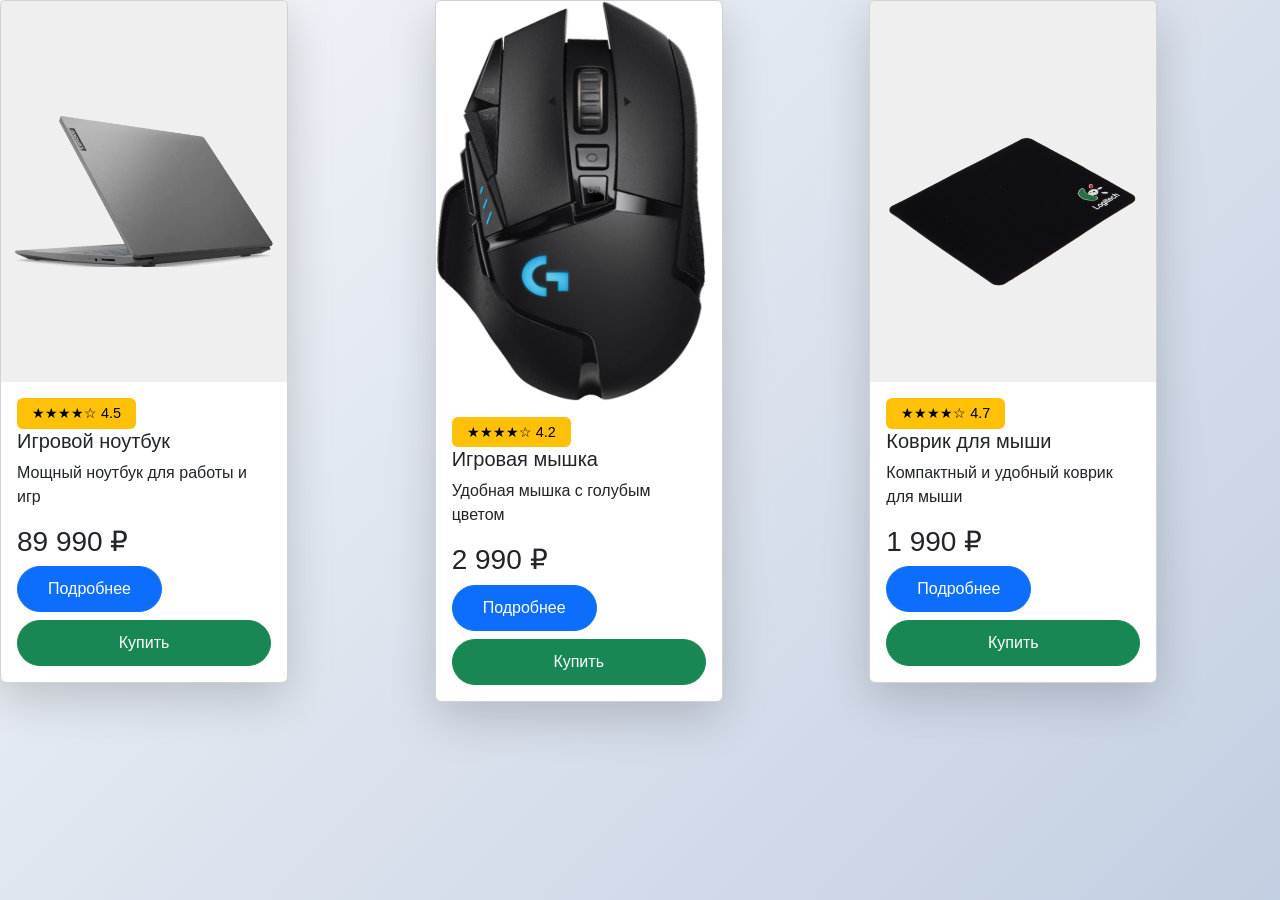
<file: experiment.html>
<!DOCTYPE html>
<html lang="ru">
<head>
    <meta charset="UTF-8">
    <meta name="viewport" content="width=device-width, initial-scale=1.0">
    <title>Экспреримент с Bootstrap</title>
    <!-- Bootstrap CSS-->
    <link href="https://cdn.jsdelivr.net/npm/bootstrap@5.3.8/dist/css/bootstrap.min.css" 
    rel="stylesheet" 
    integrity="sha384-sRIl4kxILFvY47J16cr9ZwB07vP4J8+LH7qKQnuqkuIAvNWLzeN8tE5YBujZqJLB" 
    crossorigin="anonymous">
    <link rel="stylesheet" href="custom.css" />
</head>
<body>
    <div>
        <div class="row justify-content-center">
            <div class = "col-md-6 col-lg-4">
                <div class="card shadow-lg" style="width: 18rem;">
                <img src="img/nout.jpg" class="card-img-top" alt="...">
                <div class="card-body">
                    <span class="badge text-bg-warning">★★★★☆ 4.5</span>
                    <h5 class="card-title">Игровой ноутбук</h5>
                    <p class="card-text">Мощный ноутбук для работы и игр</p>
                    <h3>89 990 ₽<span class="badge text-bg-secondary"></span></h3>
                    <a href="#" class="btn btn-primary">Подробнее</a>
                    <button type="button" class="btn btn-success w-100 mt-2">Купить</button>
                </div>
                </div>
            </div>

            <div class = "col-md-6 col-lg-4">
                <div class="card shadow-lg" style="width: 18rem;">
                <img src="img/mouse.jpg" style="width: 270px; height: 400px;" class="card-img-top" alt="...">
                <div class="card-body">
                    <span class="badge text-bg-warning">★★★★☆ 4.2</span>
                    <h5 class="card-title">Игровая мышка</h5>
                    <p class="card-text">Удобная мышка с голубым цветом</p>
                    <h3>2 990 ₽<span class="badge text-bg-secondary"></span></h3>
                    <a href="#" class="btn btn-primary">Подробнее</a>
                    <button type="button" class="btn btn-success w-100 mt-2">Купить</button>
                </div>
                </div>
            </div>

            <div class = "col-md-6 col-lg-4">
                <div class="card shadow-lg" style="width: 18rem;">
                <img src="img/kovrik.jpg " class="card-img-top" alt="...">
                <div class="card-body">
                    <span class="badge text-bg-warning">★★★★☆ 4.7</span>
                    <h5 class="card-title">Коврик для мыши</h5>
                    <p class="card-text">Компактный и удобный коврик для мыши</p>
                    <h3>1 990 ₽<span class="badge text-bg-secondary"></span></h3>
                    <a href="#" class="btn btn-primary">Подробнее</a>
                    <button type="button" class="btn btn-success w-100 mt-2">Купить</button>
                </div>
                </div>
            </div>
        </div>
    </div>
    <script src="https://cdn.jsdelivr.net/npm/bootstrap@5.3.8/dist/js/bootstrap.bundle.min.js" 
    integrity="sha384-FKyoEForCGlyvwx9Hj09JcYn3nv7wiPVlz7YYwJrWVcXK/BmnVDxM+D2scQbITxI"
    crossorigin="anonymous"
    ></script> 
</body>
</html>
</file>
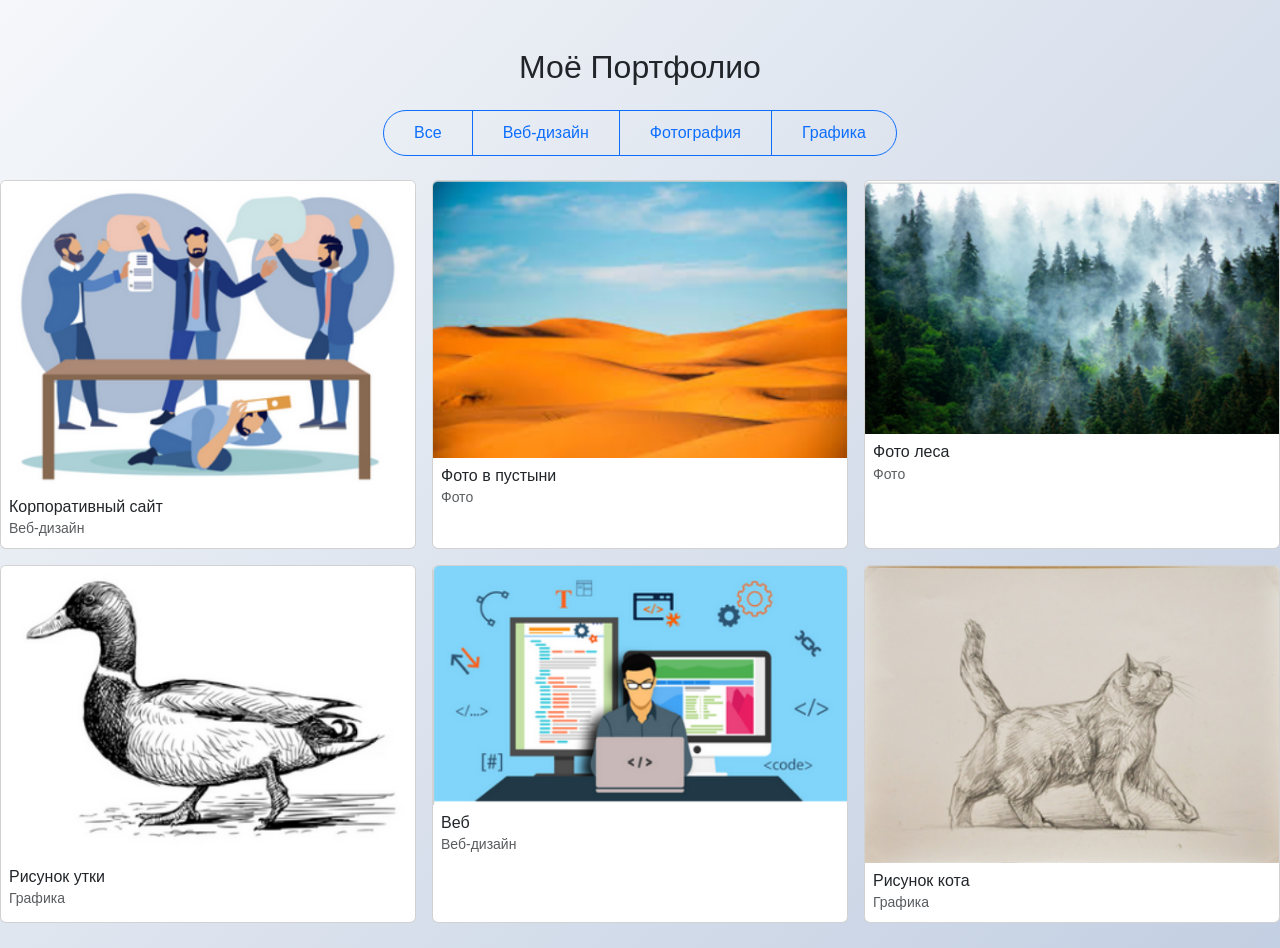
<file: gallery.html>
<!DOCTYPE html>
<html lang="ru">
<head>
    <meta charset="UTF-8">
    <meta name="viewport" content="width=device-width, initial-scale=1.0">
    <title>Экспреримент с Bootstrap</title>
    <!-- Bootstrap CSS-->
    <link href="https://cdn.jsdelivr.net/npm/bootstrap@5.3.8/dist/css/bootstrap.min.css" 
    rel="stylesheet" 
    integrity="sha384-sRIl4kxILFvY47J16cr9ZwB07vP4J8+LH7qKQnuqkuIAvNWLzeN8tE5YBujZqJLB" 
    crossorigin="anonymous">
    <link rel="stylesheet" href="custom.css" />
</head>
<body>
    <body>
        <div class="container mt-5">
            <h2 class="text-center mb-4">Моё Портфолио</h2>
            <div class="text-center mb-4">
                <div class="btn-group" role="group">
                    <button class="btn btn-outline-primary" onclick="filterGallery('all')">Все</button>
                    <button class="btn btn-outline-primary" onclick="filterGallery('web')">Веб-дизайн</button>
                    <button class="btn btn-outline-primary" onclick="filterGallery('photo')">Фотография</button>
                    <button class="btn btn-outline-primary" onclick="filterGallery('graphic')">Графика</button>
                </div>
            </div>
        </div>

        <div class="row g-3" id="gallery">
            <!-- Карточка 1 - Веб-дизайн -->
            <div class="col-6 col-md-4 gallery-item" data-category="web">
                <div class="card h-100">
                    <img src="img/1.png" class="card-img-top" alt="Веб-проект">
                    <div class="card-body p-2">
                        <h6 class="card-title mb-0">Корпоративный сайт</h6>
                        <small class="text-muted">Веб-дизайн</small>
                    </div>
                </div>
            </div>
            <!-- Карточка 2 - Фотография -->
            <div class="col-6 col-md-4 gallery-item" data-category="photo">
                <div class="card h-100">
                    <img src="img/2.png" class="card-img-top" alt="Фотография">
                    <div class="card-body p-2">
                        <h6 class="card-title mb-0">Фото в пустыни</h6>
                        <small class="text-muted">Фото</small>
                    </div>
                </div>
            </div>
            <!-- Карточка 3 - Фотография -->
            <div class="col-6 col-md-4 gallery-item" data-category="photo">
                <div class="card h-100">
                    <img src="img/3.png" class="card-img-top" alt="Фотография">
                    <div class="card-body p-2">
                        <h6 class="card-title mb-0">Фото леса</h6>
                        <small class="text-muted">Фото</small>
                    </div>
                </div>
            </div>
            <!-- Карточка 4 - Графика -->
            <div class="col-6 col-md-4 gallery-item" data-category="graphic">
                <div class="card h-100">
                    <img src="img/4.png" class="card-img-top" alt="Графика">
                    <div class="card-body p-2">
                        <h6 class="card-title mb-0">Рисунок утки</h6>
                        <small class="text-muted">Графика</small>
                    </div>
                </div>
            </div>
            <!-- Карточка 5 - Веб-дизайн -->
            <div class="col-6 col-md-4 gallery-item" data-category="web">
                <div class="card h-100">
                    <img src="img/5.png" class="card-img-top" alt="Веб-проект">
                    <div class="card-body p-2">
                        <h6 class="card-title mb-0">Веб</h6>
                        <small class="text-muted">Веб-дизайн</small>
                    </div>
                </div>
            </div>
            <!-- Карточка 6 - Графика -->
            <div class="col-6 col-md-4 gallery-item" data-category="graphic">
                <div class="card h-100">
                    <img src="img/6.png" class="card-img-top" alt="Графика">
                    <div class="card-body p-2">
                        <h6 class="card-title mb-0">Рисунок кота</h6>
                        <small class="text-muted">Графика</small>
                    </div>
                </div>
            </div>
        </div>      
    </body>
    <script>
        function filterGallery(category) {
            const items = document.querySelectorAll(".gallery-item");
            const buttons = document.querySelectorAll(".btn-group .btn")
            buttons.forEach((btn) => {
                btn.classList.remove("active")
            });
            event.target.classList.add("active")
            items.forEach((item) => {
                const itemCategory = item.dataset.category;
                if (category === "all" || category === itemCategory) {
                    item.style.display = "block";
                } else {
                    item.style.display = "none";
                }
            });
        }
        window.onload = function() {
            document.querySelector(".bin-group .btn").classList.add("active");
        };  
    </script>
</body>
</html>
</file>
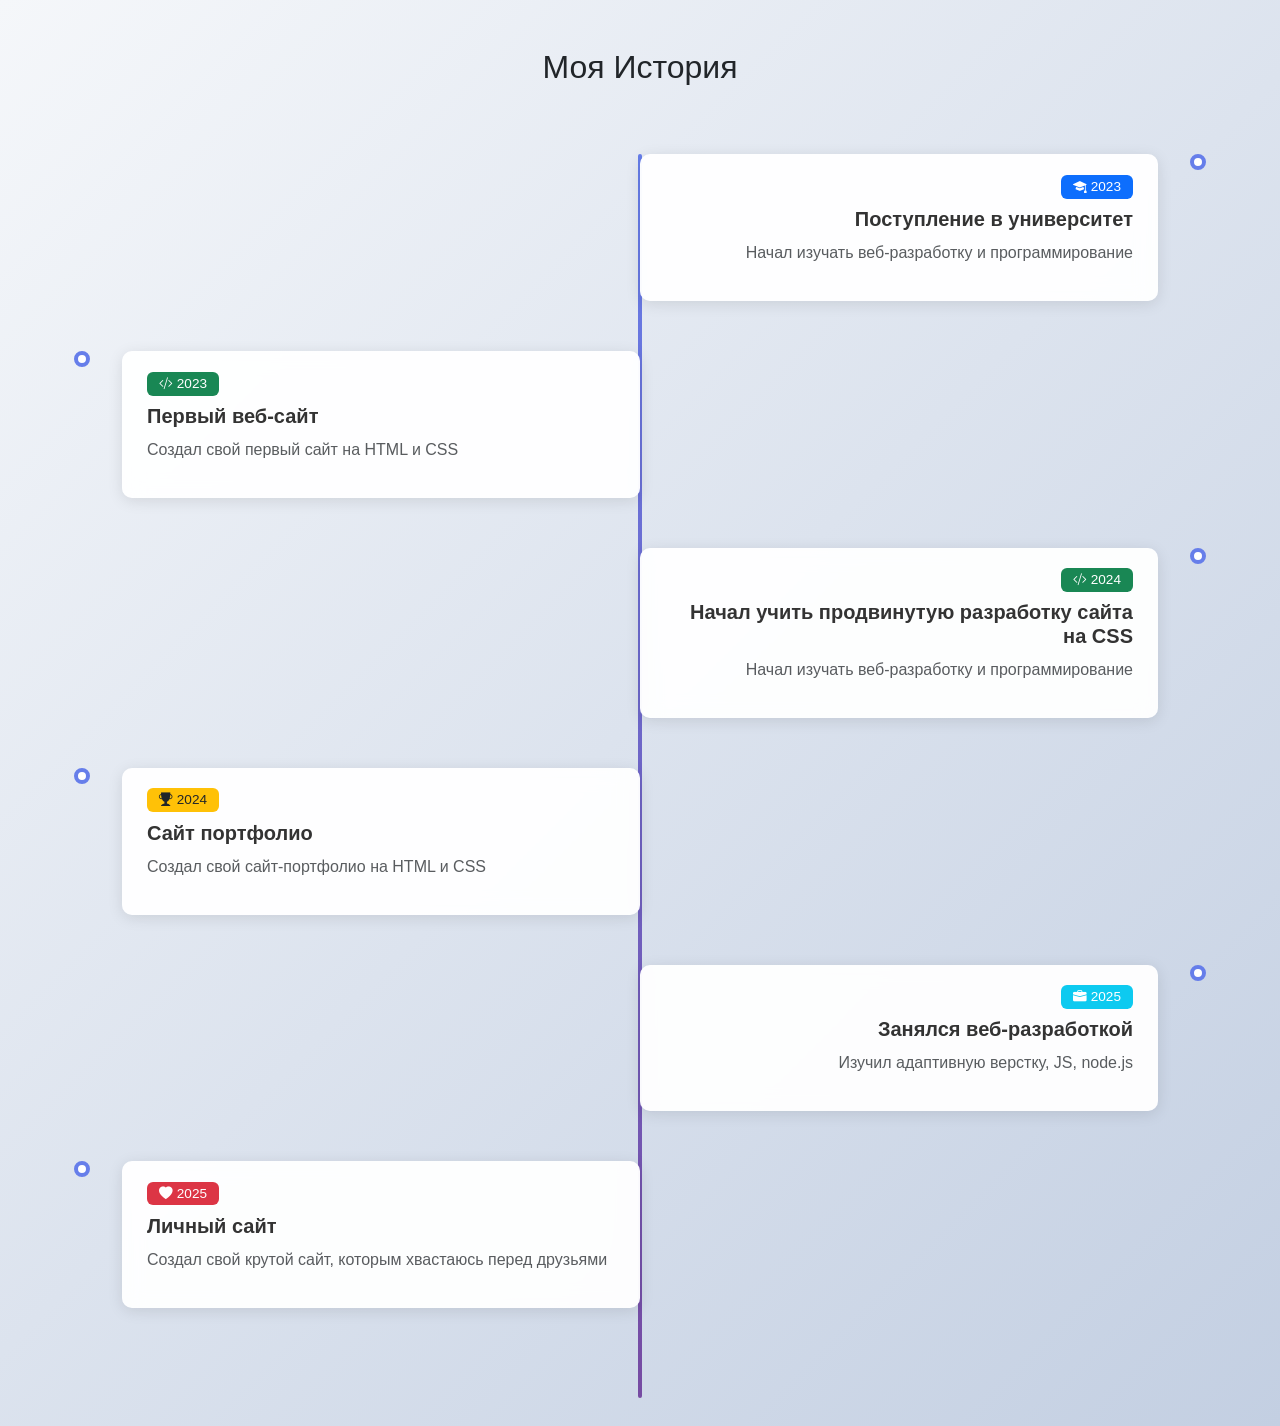
<file: timeline.html>
<!DOCTYPE html>
<html lang="ru">
<head>
    <meta charset="UTF-8">
    <meta name="viewport" content="width=device-width, initial-scale=1.0">
    <title>Bootstrap Lab - Katarzhin</title>
    <!-- Bootstrap CSS-->
    <link href="https://cdn.jsdelivr.net/npm/bootstrap@5.3.8/dist/css/bootstrap.min.css" 
    rel="stylesheet" 
    integrity="sha384-sRIl4kxILFvY47J16cr9ZwB07vP4J8+LH7qKQnuqkuIAvNWLzeN8tE5YBujZqJLB" 
    crossorigin="anonymous">
    <!--Custom CSS-->
    <link rel="stylesheet" href="custom.css" />
    <link rel="stylesheet" href="https://cdn.jsdelivr.net/npm/bootstrap-icons@1.11.3/font/bootstrap-icons.min.css">
</head>
<body>
    <div class="container my-5">
        <h2 class="text-center mb-5">Моя История</h2>
        <div class="timeline">
            <div class="timeline-item">
                <div class="timeline-content">
                    <span class="badge bg-primary mb-2">
                        <i class="bi bi-mortarboard-fill"></i> 2023
                    </span>
                    <h5>Поступление в университет</h5>
                    <p class="text-muted">
                        Начал изучать веб-разработку и программирование
                    </p>
                </div>
            </div>

            <div class="timeline-item timeline-item-left">
                <div class="timeline-content">
                    <span class="badge bg-success mb-2">
                        <i class="bi bi-code-slash"></i> 2023
                    </span>
                    <h5>Первый веб-сайт</h5>
                    <p class="text-muted">
                        Создал свой первый сайт на HTML и CSS
                    </p>
                </div>
            </div>

            <div class="timeline-item">
                <div class="timeline-content">
                    <span class="badge bg-success mb-2">
                        <i class="bi bi-code-slash"></i> 2024
                    </span>
                    <h5>Начал учить продвинутую разработку сайта на CSS</h5>
                    <p class="text-muted">
                        Начал изучать веб-разработку и программирование
                    </p>
                </div>
            </div>

            <div class="timeline-item timeline-item-left">
                <div class="timeline-content">
                    <span class="badge bg-warning text-dark mb-2">
                        <i class="bi bi-trophy-fill"></i> 2024
                    </span>
                    <h5>Сайт портфолио</h5>
                    <p class="text-muted">
                        Создал свой сайт-портфолио на HTML и CSS
                    </p>
                </div>
            </div>

            <div class="timeline-item">
                <div class="timeline-content">
                    <span class="badge bg-info mb-2">
                        <i class="bi bi-briefcase-fill"></i> 2025
                    </span>
                    <h5>Занялся веб-разработкой</h5>
                    <p class="text-muted">
                        Изучил адаптивную верстку, JS, node.js
                    </p>
                </div>
            </div>

            <div class="timeline-item timeline-item-left">
                <div class="timeline-content">
                    <span class="badge bg-danger mb-2">
                        <i class="bi bi-heart-fill"></i> 2025
                    </span>
                    <h5>Личный сайт</h5>
                    <p class="text-muted">
                        Создал свой крутой сайт, которым хвастаюсь перед друзьями
                    </p>
                </div>
            </div>
        </div>
    </div>
    

    <!-- Bootstrap Bundle with Popper-->
    <script src="https://cdn.jsdelivr.net/npm/bootstrap@5.3.8/dist/js/bootstrap.bundle.min.js" 
    integrity="sha384-FKyoEForCGlyvwx9Hj09JcYn3nv7wiPVlz7YYwJrWVcXK/BmnVDxM+D2scQbITxI"
    crossorigin="anonymous"></script>
</body>
</html>
</file>
<file: custom.css>
.card {
    transition: transform 0.3s ease;
}
.card:hover {
    transform: scale(1.05);
}
/* Общие стили */
body {
    font-family: "Segoe UI", Tahoma, Geneva, Verdana, sans-serif;
}

/* Кастомные цвета для навбара */
.navbar-brand {
    font-weight: bold;
    font-size: 1.5rem;
    letter-spacing: 1px;
}

.navbar-dark .navbar-nav .nav-link:hover {
    color: #ffc107 !important;
    transition: color 0.3s ease;
}

/* Улучшение Hero-секции */
#home {
    background: linear-gradient(135deg, #667eea 0%, #764ba2 100%);
    color: white;
    min-height: 400px;
    display: flex;
    align-items: center;
}

#home h1 {
    color: white;
}

#home .lead {
    color: rgba(255, 255, 255, 0.9);
}

#home .btn {
    box-shadow: 0 4px 15px rgba(0, 0, 0, 0.2);
    transition: transform 0.3s ease;
}

#home .btn:hover {
    transform: translateY(-3px);
    box-shadow: 0 6px 20px rgba(0, 0, 0, 0.3);
}

/* Анимация для карточек */
.card {
    transition: transform 0.3s ease, box-shadow 0.3s ease;
}

.card:hover {
    transform: translateY(-10px);
    box-shadow: 0 10px 30px rgba(0, 0, 0, 0.15) !important;
}

/* Стилизация кнопок */
.btn {
    border-radius: 25px;
    padding: 10px 30px;
    font-weight: 500;
    transition: all 0.3s ease;
}

/* Улучшение формы */
.form-control:focus {
    border-color: #667eea;
    box-shadow: 0 0 0 0.2rem rgba(102, 126, 234, 0.25);
}

/* Анимация для бейджей */
.badge {
    padding: 8px 15px;
    font-size: 0.9rem;
    font-weight: 500;
    transition: transform 0.2s ease;
}

.badge:hover {
    transform: scale(1.1);
    cursor: pointer;
}

/* Стилизация прогресс-баров */
.progress {
    height: 25px;
    border-radius: 15px;
    background-color: #e9ecef;
}

.progress-bar {
    border-radius: 15px;
    font-weight: bold;
    line-height: 25px;
}

/* Улучшение аккордеона */
.accordion-button:not(.collapsed) {
    background-color: #667eea;
    color: white;
}

.accordion-button:focus {
    box-shadow: none;
    border-color: #667eea;
}

/* Футер */
footer {
    background-color: #212529;
    color: white;
    padding: 40px 0;
    margin-top: 80px;
}

footer h5 {
    color: #ffc107;
    margin-bottom: 20px;
}

footer a {
    color: rgba(255, 255, 255, 0.7);
    text-decoration: none;
    transition: color 0.3s ease;
}

footer a:hover {
    color: #ffc107;
}

/* Адаптивность */
@media (max-width: 768px) {
    #home {
        min-height: 300px;
    }

    #home h1 {
        font-size: 2rem;
    }

    .card {
        margin-bottom: 20px;
    }
}

/* ВРЕМЕННАЯ ШКАЛА */
.timeline {
    position: relative;
    padding: 20px 0;
}

/* Центральная линия */
.timeline::before {
    content: '';
    position: absolute;
    left: 50%;
    transform: translateX(-50%);
    width: 4px;
    height: 100%;
    background: linear-gradient(180deg, #667eea 0%, #764ba2 100%);
    border-radius: 2px;
}
/* Контейнер события */
.timeline-item {
    position: relative;
    margin-bottom: 50px;
    width: 50%;
    padding-right: 40px;
    text-align: right;
    margin-left: 50%;
}

/* Левые элементы */
.timeline-item-left {
    margin-left: 0 !important;
    padding-right: 0;
    padding-left: 40px;
    text-align: left;
}

/* Круглые точки на линии */
.timeline-item::before {
    content: '';
    position: absolute;
    right: -8px;
    top: 0;
    width: 16px;
    height: 16px;
    background: white;
    border: 4px solid #667eea;
    border-radius: 50%;
    z-index: 1;
    transition: transform 0.3s ease; 
}
/* Точки для левых элементов */
.timeline-item-left::before {
    right: auto;
    left: -8px;
}
/* Увеличение точки при наведении */
.timeline-item:hover::before {
    transform: scale(1.5);
    background: #667eea;
}

/* Карточка с контентом */
.timeline-content {
    background: white;
    padding: 20px 25px;
    border-radius: 10px;
    box-shadow: 0 3px 15px rgba(0, 0, 0, 0.1);
    transition: all 0.3s ease;
}

.timeline-content:hover {
    transform: translateY(-5px);
    box-shadow: 0 8px 25px rgba(0, 0, 0, 0.15);
}
.timeline-content h5 {
    color: #333;
    margin-bottom: 10px; 
    font-weight: 600;
}

.timeline-content .badge {
font-size: 0.85rem;
padding: 5px 12px;
}

/* Мобильная версия */
@media (max-width: 768px) {
    /* Линия слева */
    .timeline::before {
        left: 20px;
    }
    /* Все элементы слева */
    .timeline-item,
    .timeline-item-left {
        width: 100%;
        margin-left: 0 !important;
        padding-left: 60px;
        padding-right: 0;
        text-align: left;
    }
    /* Точки слева */
    .timeline-item::before,
    .timeline-item-left::before {
    left: 12px;
    right: auto;
    }
}

body {
    background: linear-gradient(135deg, #f5f7fa 0%, #c3cfe2 100%);
    min-height: 100vh;
}
.timeline-content {
    background: rgba(255, 255, 255, 0.95);
    backdrop-filter: blur(10px);
} 

@keyframes pulse {
    0%, 100% { box-shadow: 0 0 0 0 rgba(102, 126, 234, 0.7); }
    50% { box-shadow: 0 0 0 10px rgba(102, 126, 234, 0); }
}
.timeline-item::before {
    animation: pulse 2s infinite;
}
</file>
